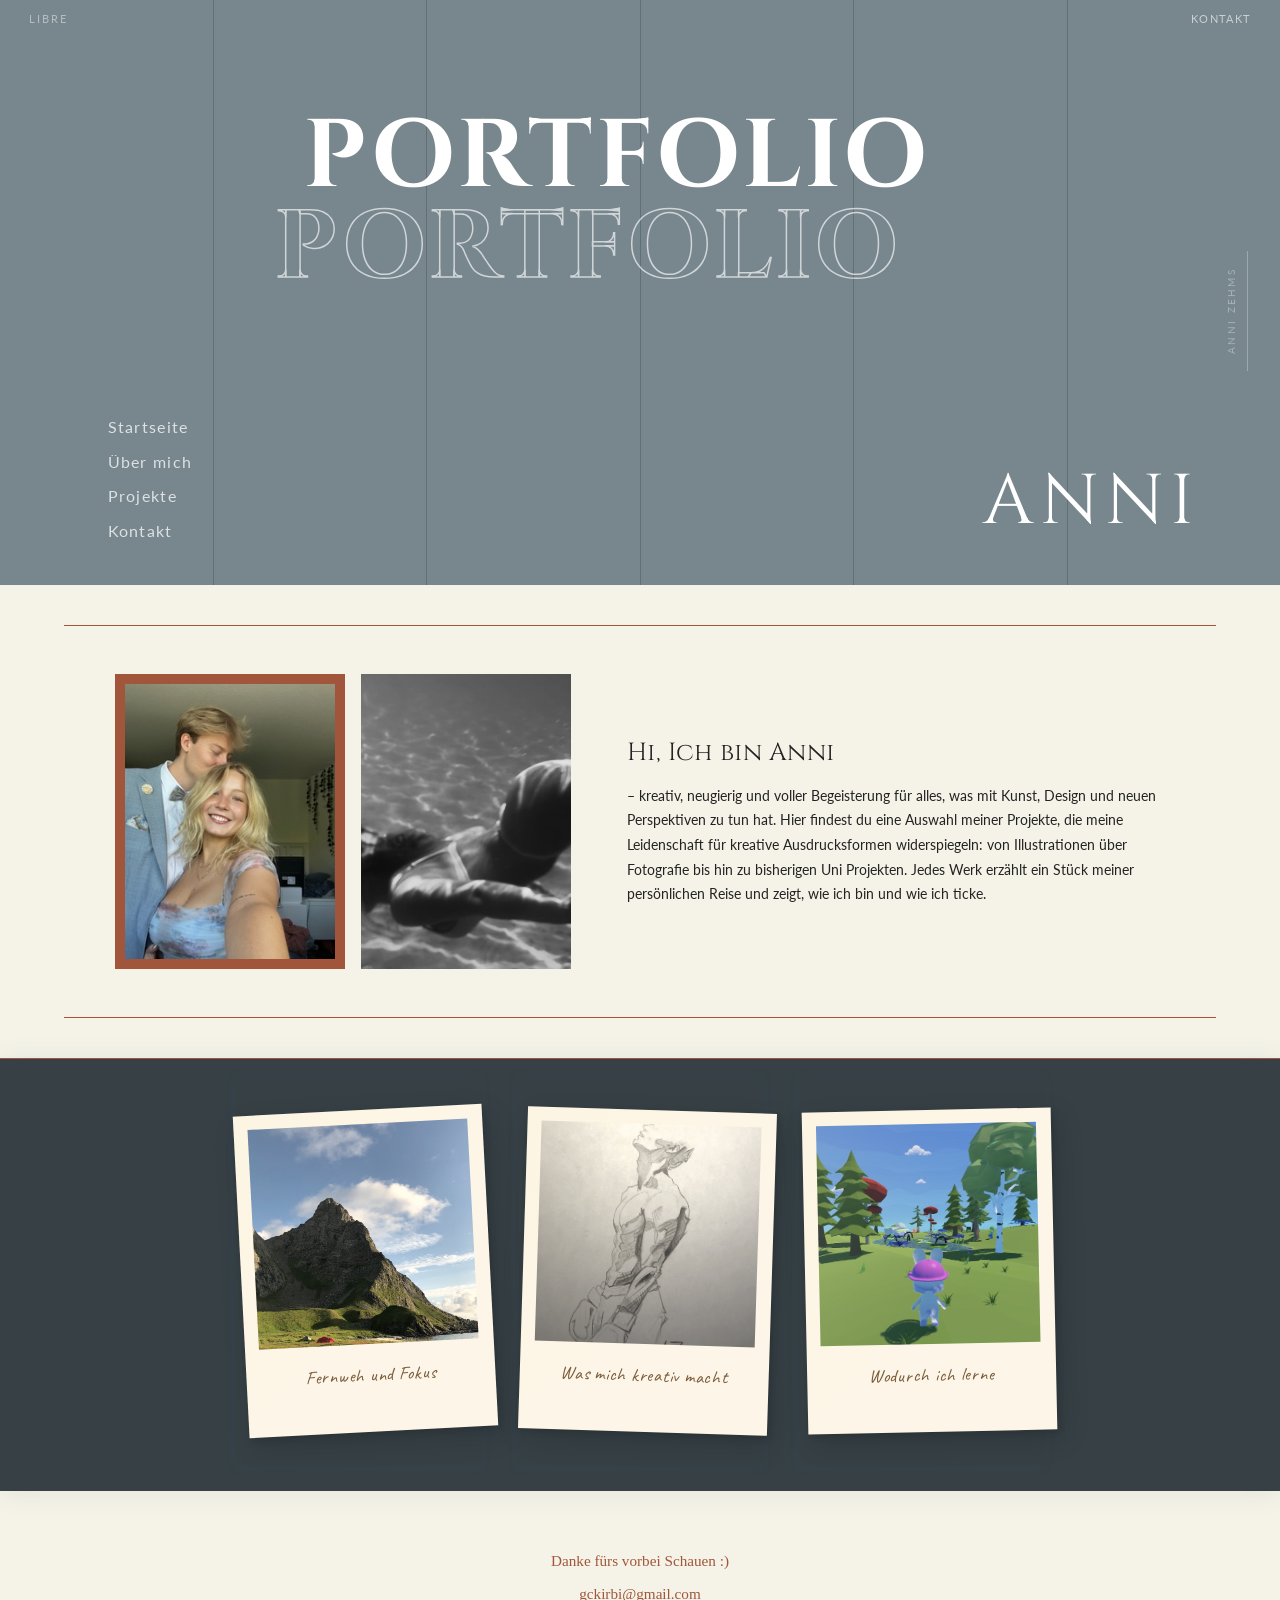
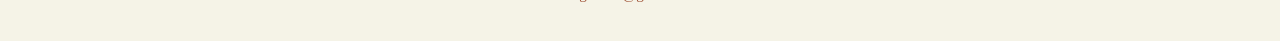
<file: index.html>
<!DOCTYPE html>
<html lang="de">
<head>
  <meta charset="UTF-8">
  <meta name="viewport" content="width=device-width, initial-scale=1.0">
  <title>Annika Zehms – Portfolio</title>
  <link rel="stylesheet" href="css/style.css">
  <link href="https://fonts.googleapis.com/css2?family=Cinzel:wght@400;700;900&family=Lato:wght@300;400;700&family=Caveat:wght@400;600&display=swap" rel="stylesheet">
</head>
<body>

  <!-- ===================== HERO ===================== -->
  <section class="hero">

    <!-- Senkrechte Linien im Hintergrund -->
    <div class="hero-linien" aria-hidden="true">
      <div class="hero-linie-v"></div>
      <div class="hero-linie-v"></div>
      <div class="hero-linie-v"></div>
      <div class="hero-linie-v"></div>
      <div class="hero-linie-v"></div>
      <div class="hero-linie-v"></div>
    </div>

    <div class="hero-topbar">
      <span class="hero-libre">LIBRE</span>
      <a href="kontakt.html" class="hero-kontakt-link">Kontakt</a>
      <button class="hamburger" id="hamburger" aria-label="Menü öffnen">
        <span></span><span></span><span></span>
      </button>
    </div>

    <div class="hero-body">

      <div class="hero-mitte">

        <div class="hero-portfolio-block">
          <p class="hero-portfolio hero-portfolio-1">PORTFOLIO</p>
          <p class="hero-portfolio hero-portfolio-2">PORTFOLIO</p>
        </div>

        <div class="hero-untere-reihe">
          <nav class="hero-nav">
            <ul>
              <li><a href="index.html">Startseite</a></li>
              <li><a href="ueber-mich.html">Über mich</a></li>
              <li><a href="projekte.html">Projekte</a></li>
              <li><a href="kontakt.html">Kontakt</a></li>
            </ul>
          </nav>
          <p class="hero-vorname">ANNI</p>
        </div>

      </div>

      <div class="hero-seite-rechts">
        <span class="hero-vertikal-name">ANNI ZEHMS</span>
        <div class="hero-linie-rechts"></div>
      </div>

    </div>
  </section>

  <!-- ===================== ÜBER MICH ===================== -->
  <section class="intro-section">
    <hr class="trennlinie">
    <div class="intro-inner">
      <div class="intro-bilder">
        <div class="intro-bild-rahmen">
          <img src="Bilder/Ich.jpeg" alt="Anni Porträt">
        </div>
        <div class="intro-bild-sw">
          <img src="Bilder/urlaub.jpeg" alt="Kreatives Porträt">
        </div>
      </div>
      <div class="intro-text">
        <h2 class="intro-titel">Hi, Ich bin Anni</h2>
        <p>
          – kreativ, neugierig und voller Begeisterung für alles, was mit Kunst, Design und neuen Perspektiven zu tun hat. Hier findest du eine Auswahl meiner Projekte, die meine Leidenschaft für kreative Ausdrucksformen widerspiegeln: von Illustrationen über Fotografie bis hin zu bisherigen Uni Projekten.
          Jedes Werk erzählt ein Stück meiner persönlichen Reise und zeigt, wie ich bin und wie ich ticke.
        </p>
      </div>
    </div>
    <hr class="trennlinie">
  </section>

  <!-- ===================== PROJEKTE ===================== -->
  <section class="projekte-container">
    <ul>
      <li>
        <a href="projekt-detail2.html" class="projekt-link">
          <figure class="polaroid">
            <img src="Bilder/n2.jpeg" alt="Fernweh und Fokus">
            <figcaption>Fernweh und Fokus</figcaption>
          </figure>
        </a>
      </li>
      <li>
        <a href="projekt-detail.html" class="projekt-link">
          <figure class="polaroid">
            <img src="Bilder/malen.typ.jpeg" alt="Was mich kreativ macht">
            <figcaption>Was mich kreativ macht</figcaption>
          </figure>
        </a>
      </li>
      <li>
        <a href="projekt-detail3.html" class="projekt-link">
          <figure class="polaroid">
            <div class="polaroid-zoom-wrap">
              <img src="Bilder/u12.png" alt="Uni Projekte">
            </div>
            <figcaption>Wodurch ich lerne</figcaption>
          </figure>
        </a>
      </li>
    </ul>
  </section>

  <footer>
    <p>Danke fürs vorbei Schauen :)</p>
    <p>gckirbi@gmail.com</p>
  </footer>

  <div class="mobile-nav" id="mobile-nav">
    <button class="mobile-nav-schliessen" id="mobile-nav-schliessen">&times;</button>
    <a href="index.html">Startseite</a>
    <a href="ueber-mich.html">Über mich</a>
    <a href="projekte.html">Projekte</a>
    <a href="kontakt.html">Kontakt</a>
  </div>
  <script>
    (function(){
      var hamburger = document.getElementById('hamburger');
      var mobileNav = document.getElementById('mobile-nav');
      var schliessen = document.getElementById('mobile-nav-schliessen');
      function toggle() {
        hamburger.classList.toggle('offen');
        mobileNav.classList.toggle('offen');
        document.body.style.overflow = mobileNav.classList.contains('offen') ? 'hidden' : '';
      }
      hamburger.addEventListener('click', toggle);
      schliessen.addEventListener('click', toggle);
    })();
  </script>
</body>
</html>
</file>
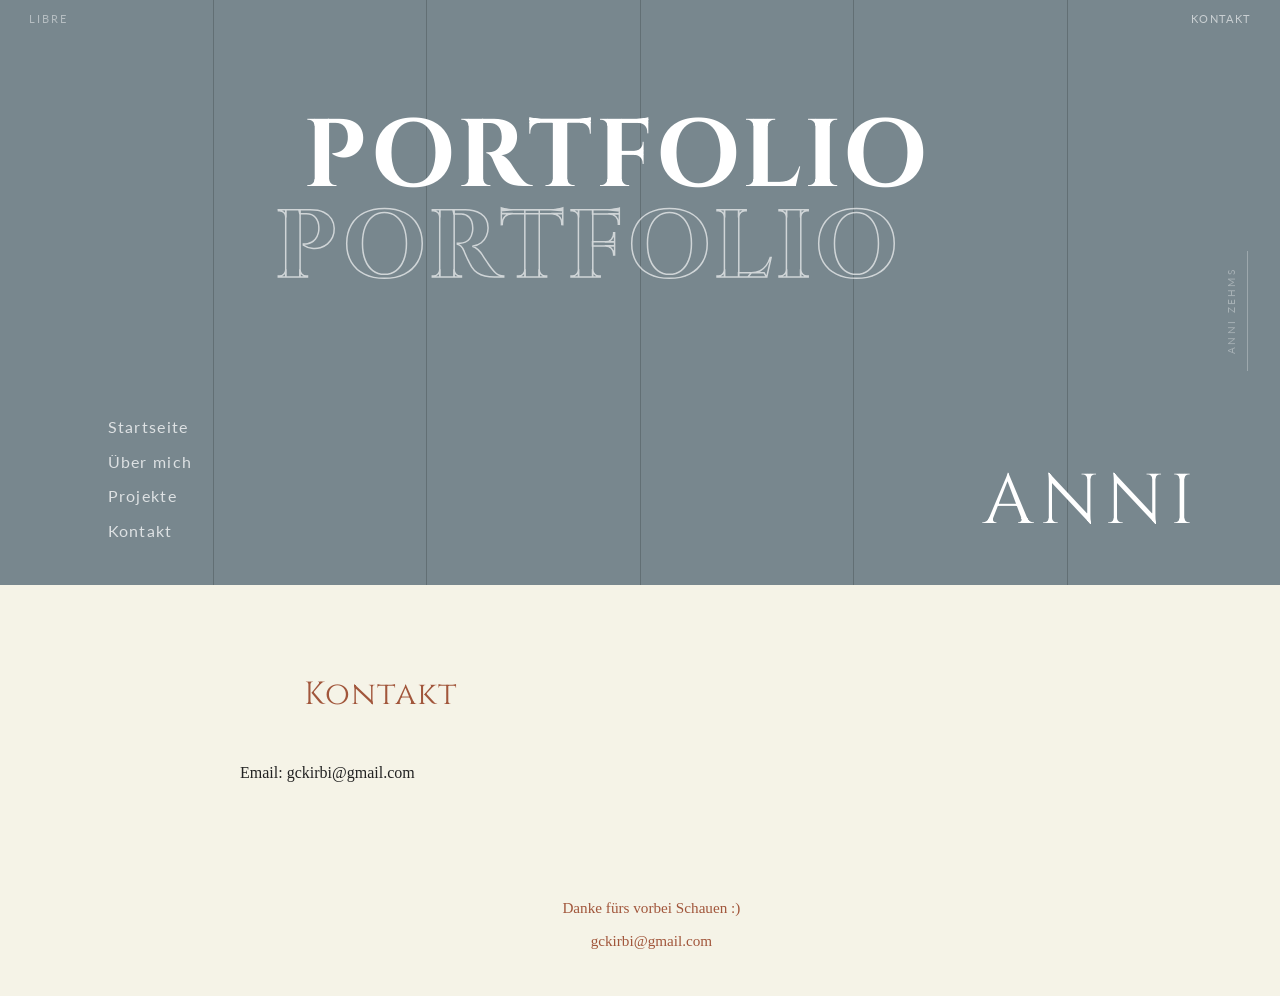
<file: kontakt.html>
<!DOCTYPE html>
<html lang="de">
<head>
    <link rel="stylesheet" href="css/style.css">
    <link href="https://fonts.googleapis.com/css2?family=Cinzel:wght@400;700;900&family=Lato:wght@300;400;700&family=Caveat:wght@400;600&display=swap" rel="stylesheet">
  <meta charset="UTF-8">
  <meta name="viewport" content="width=device-width, initial-scale=1.0">
  <title>Kontakt – Annike Zehms</title>
</head>
<body>
  <section class="hero hero--kompakt">
    <div class="hero-linien" aria-hidden="true">
      <div class="hero-linie-v"></div>
      <div class="hero-linie-v"></div>
      <div class="hero-linie-v"></div>
      <div class="hero-linie-v"></div>
      <div class="hero-linie-v"></div>
      <div class="hero-linie-v"></div>
    </div>
    <div class="hero-topbar">
      <span class="hero-libre">LIBRE</span>
      <a href="kontakt.html" class="hero-kontakt-link">Kontakt</a>
      <button class="hamburger" id="hamburger" aria-label="Menü öffnen">
        <span></span><span></span><span></span>
      </button>
    </div>
    <div class="hero-body">
      <div class="hero-mitte">
        <div class="hero-portfolio-block">
          <p class="hero-portfolio hero-portfolio-1">PORTFOLIO</p>
          <p class="hero-portfolio hero-portfolio-2">PORTFOLIO</p>
        </div>
        <div class="hero-untere-reihe">
          <nav class="hero-nav">
            <ul>
              <li><a href="index.html">Startseite</a></li>
              <li><a href="ueber-mich.html">Über mich</a></li>
              <li><a href="projekte.html">Projekte</a></li>
              <li><a href="kontakt.html">Kontakt</a></li>
            </ul>
          </nav>
          <p class="hero-vorname">ANNI</p>
        </div>
      </div>
      <div class="hero-seite-rechts">
        <span class="hero-vertikal-name">ANNI ZEHMS</span>
        <div class="hero-linie-rechts"></div>
      </div>
    </div>
  </section>

  <main class="centered-main">
    <h2>Kontakt</h2>
   <p>Email: gckirbi@gmail.com</p>
  </main>
  <footer>
    <ul>
      <p>Danke fürs vorbei Schauen :) </p>
      <p>gckirbi@gmail.com</p>
      </ul>
  </footer>

  <div class="mobile-nav" id="mobile-nav">
    <button class="mobile-nav-schliessen" id="mobile-nav-schliessen">&times;</button>
    <a href="index.html">Startseite</a>
    <a href="ueber-mich.html">Über mich</a>
    <a href="projekte.html">Projekte</a>
    <a href="kontakt.html">Kontakt</a>
  </div>
  <script>
    (function(){
      var hamburger = document.getElementById('hamburger');
      var mobileNav = document.getElementById('mobile-nav');
      var schliessen = document.getElementById('mobile-nav-schliessen');
      function toggle() {
        hamburger.classList.toggle('offen');
        mobileNav.classList.toggle('offen');
        document.body.style.overflow = mobileNav.classList.contains('offen') ? 'hidden' : '';
      }
      hamburger.addEventListener('click', toggle);
      schliessen.addEventListener('click', toggle);
    })();
  </script>
</body>
</html>
</file>
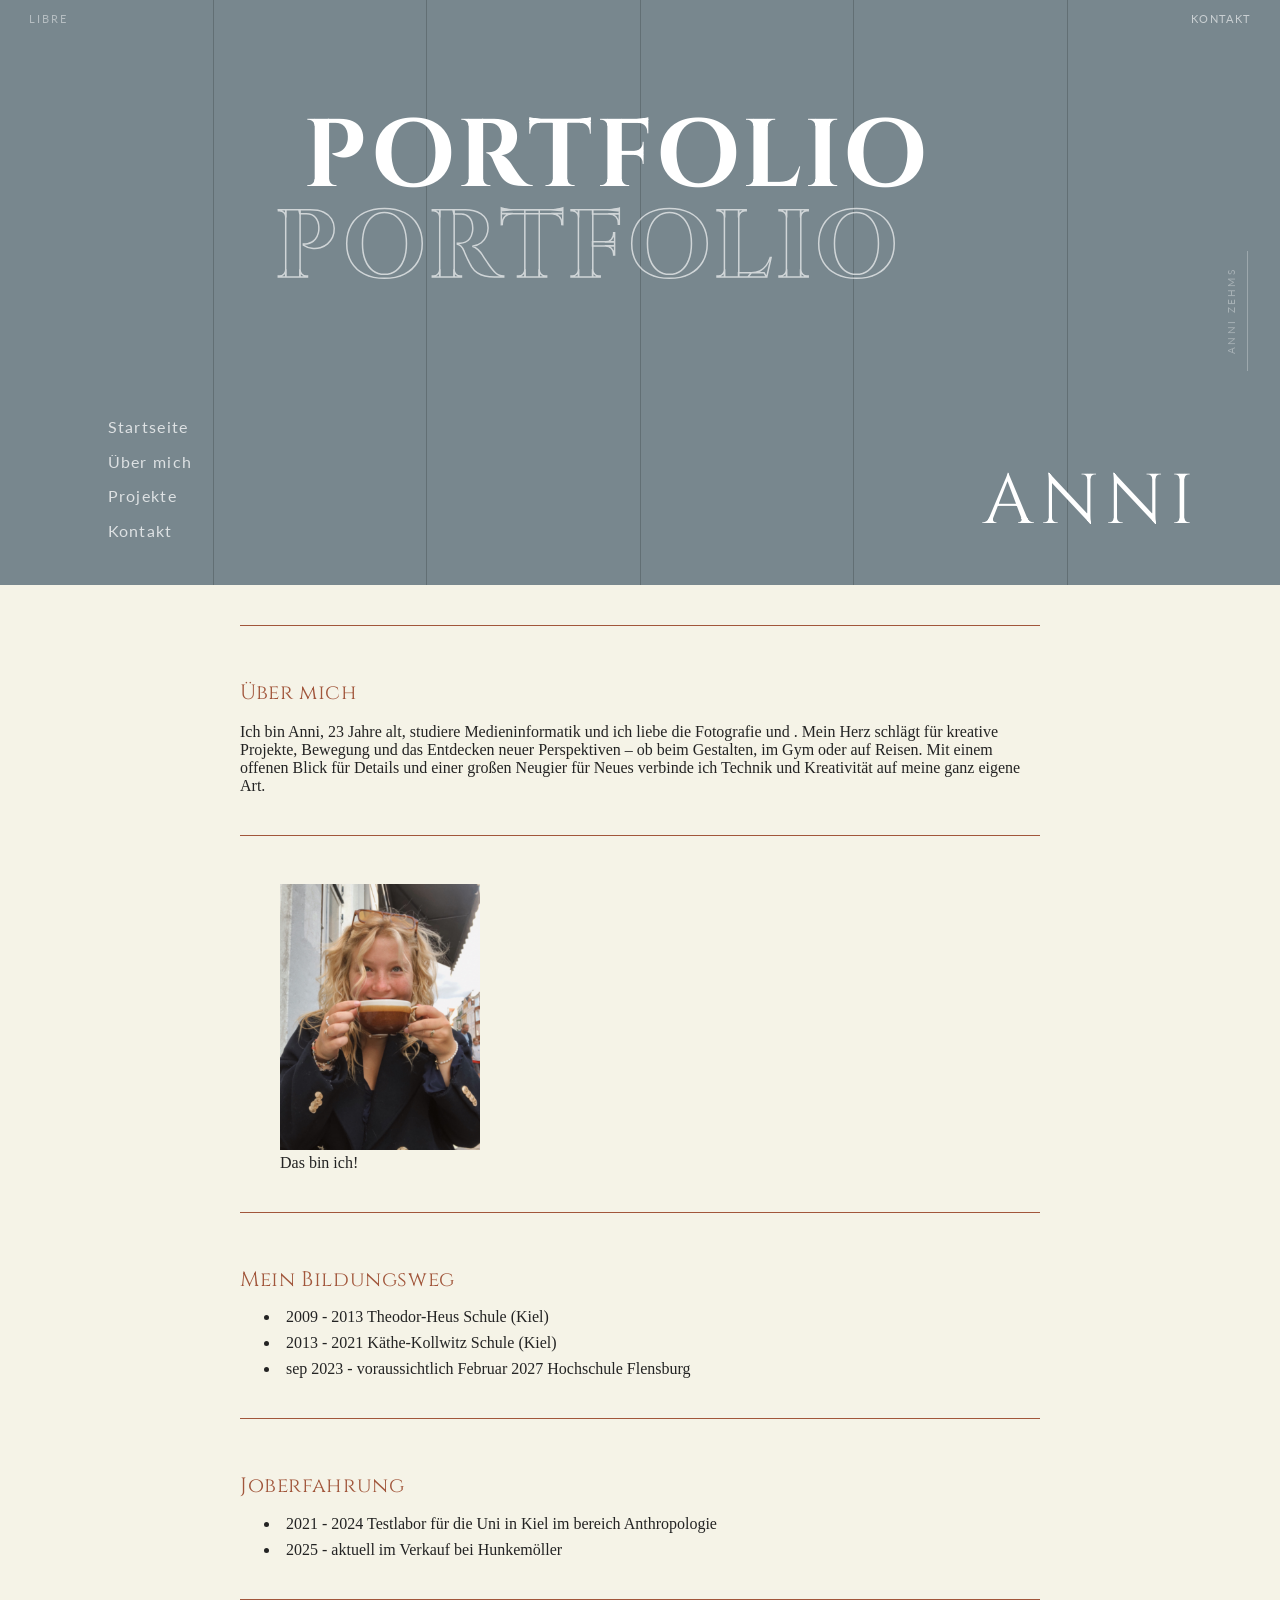
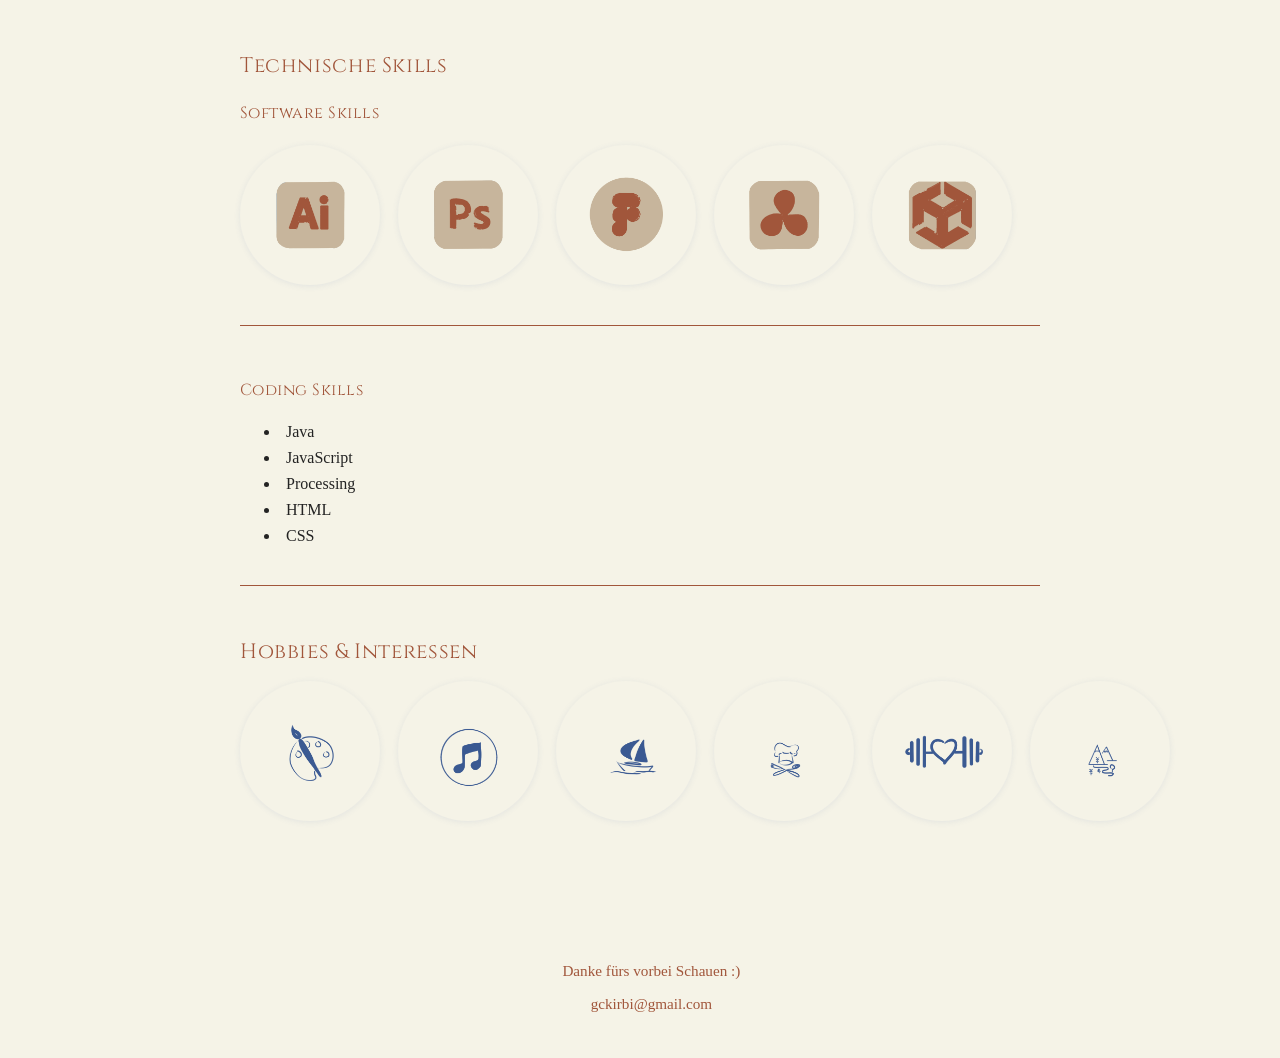
<file: ueber-mich.html>
<!DOCTYPE html>
<html lang="de">
<head>
    <link rel="stylesheet" href="css/style.css">
  <link href="https://fonts.googleapis.com/css2?family=Cinzel:wght@400;700;900&family=Lato:wght@300;400;700&family=Caveat:wght@400;600&display=swap" rel="stylesheet">
  <meta charset="UTF-8">
  <meta name="viewport" content="width=device-width, initial-scale=1.0">
  <title>Über mich – Annika Zehms</title>
</head>
<body>
  <section class="hero hero--kompakt">
    <div class="hero-linien" aria-hidden="true">
      <div class="hero-linie-v"></div>
      <div class="hero-linie-v"></div>
      <div class="hero-linie-v"></div>
      <div class="hero-linie-v"></div>
      <div class="hero-linie-v"></div>
      <div class="hero-linie-v"></div>
    </div>
    <div class="hero-topbar">
      <span class="hero-libre">LIBRE</span>
      <a href="kontakt.html" class="hero-kontakt-link">Kontakt</a>
      <button class="hamburger" id="hamburger" aria-label="Menü öffnen">
        <span></span><span></span><span></span>
      </button>
    </div>
    <div class="hero-body">
      <div class="hero-mitte">
        <div class="hero-portfolio-block">
          <p class="hero-portfolio hero-portfolio-1">PORTFOLIO</p>
          <p class="hero-portfolio hero-portfolio-2">PORTFOLIO</p>
        </div>
        <div class="hero-untere-reihe">
          <nav class="hero-nav">
            <ul>
              <li><a href="index.html">Startseite</a></li>
              <li><a href="ueber-mich.html">Über mich</a></li>
              <li><a href="projekte.html">Projekte</a></li>
              <li><a href="kontakt.html">Kontakt</a></li>
            </ul>
          </nav>
          <p class="hero-vorname">ANNI</p>
        </div>
      </div>
      <div class="hero-seite-rechts">
        <span class="hero-vertikal-name">ANNI ZEHMS</span>
        <div class="hero-linie-rechts"></div>
      </div>
    </div>
  </section>

  <main class="centered-main">
    <section>
    <h3>Über mich</h3>
    <p>Ich bin Anni, 23 Jahre alt, studiere Medieninformatik und ich liebe die Fotografie und .
        Mein Herz schlägt für kreative Projekte, Bewegung und das Entdecken neuer Perspektiven – ob beim Gestalten, im Gym oder auf Reisen. Mit einem offenen Blick für Details und einer großen Neugier für Neues verbinde ich Technik und Kreativität auf meine ganz eigene Art.</p>
    </section>

   <section>
    <figure>
      <img src="Bilder/ich.jpg" width="200px">
      
      <figcaption>Das bin ich!</figcaption>
    </figure>
   </section>

   <section>
    <h3>Mein Bildungsweg</h3>
        <ul>
          <li>2009 - 2013 Theodor-Heus Schule (Kiel)</li>
          <li>2013 - 2021 Käthe-Kollwitz Schule (Kiel)</li>
          <li>sep 2023 -  voraussichtlich Februar 2027 Hochschule Flensburg</li>
        </ul>
    </section>
    
   <section>
    <h3>Joberfahrung</h3>
        <ul>
          <li> 2021 - 2024 Testlabor für die Uni in Kiel im bereich Anthropologie</li>
          <li>2025 - aktuell im Verkauf bei Hunkemöller</li>
        </ul>
  </section>


  <section>
    <h3>Technische Skills</h3>
    <h4>Software Skills</h4>
    <div class="skills-logos">
      <div class="logo-wrapper">
        <img src="Bilder/ai.png" alt="Adobe Illustrator" class="skill-logo">
        <span class="tooltip-text">Adobe Illustrator</span>
      </div>
      <div class="logo-wrapper">
        <img src="Bilder/ps.png" alt="Photoshop" class="skill-logo">
        <span class="tooltip-text">Photoshop</span>
      </div>
      <div class="logo-wrapper">
        <img src="Bilder/figma.png" alt="Figma" class="skill-logo">
        <span class="tooltip-text">Figma</span>
      </div>
      <div class="logo-wrapper">
        <img src="Bilder/davinci.png" alt="DaVinci Resolve" class="skill-logo">
        <span class="tooltip-text">DaVinci Resolve</span>
      </div>
      <div class="logo-wrapper">
        <img src="Bilder/unity.png" alt="Unity" class="skill-logo">
        <span class="tooltip-text">Unity</span>
      </div>
    </div>
  </section>
  
  <section>
    <h4>Coding Skills</h4>
    <ul class="coding-list">
      <li>Java</li>
      <li>JavaScript</li>
      <li>Processing</li>
      <li>HTML</li>
      <li>CSS</li>
    </ul>
  </section>


  <section>
    <h3>Hobbies & Interessen</h3>
    <div class="hobbies-gallery">
      <img src="Bilder/malen.png" alt="Malen" class="hobby-icon">
      <img src="Bilder/musik.png" alt="Musik" class="hobby-icon">
      <img src="Bilder/segeln.png" alt="Segeln" class="hobby-icon">
      <img src="Bilder/koch.png" alt="Kochen" class="hobby-icon">
      <img src="Bilder/gym.png" alt="Gym" class="hobby-icon">
      <img src="Bilder/berge.png" alt="Berge" class="hobby-icon">
    </div>
  </section>
  
  </main>
  <footer>
    <ul>
        <p>Danke fürs vorbei Schauen :) </p>
        <p>gckirbi@gmail.com</p>
      </ul>
  </footer>

  <div class="mobile-nav" id="mobile-nav">
    <button class="mobile-nav-schliessen" id="mobile-nav-schliessen">&times;</button>
    <a href="index.html">Startseite</a>
    <a href="ueber-mich.html">Über mich</a>
    <a href="projekte.html">Projekte</a>
    <a href="kontakt.html">Kontakt</a>
  </div>
  <script>
    (function(){
      var hamburger = document.getElementById('hamburger');
      var mobileNav = document.getElementById('mobile-nav');
      var schliessen = document.getElementById('mobile-nav-schliessen');
      function toggle() {
        hamburger.classList.toggle('offen');
        mobileNav.classList.toggle('offen');
        document.body.style.overflow = mobileNav.classList.contains('offen') ? 'hidden' : '';
      }
      hamburger.addEventListener('click', toggle);
      schliessen.addEventListener('click', toggle);
    })();
  </script>
</body>
</html>
</file>
<file: css/style.css>
/* =======================
   Farbvariablen & Root
   ======================= */
   :root {
    --creme: #f5f3e7;
    --blau-grau: #78878E;
    --blau: #4666a3;
    --sand: #A1563B;
    --text: #232323;
    --akzent: #f7e7ce;
    --border-radius: 1.5em;
    --shadow: 0 2px 16px rgba(70,102,163,0.08);
    --dunkeltuerkis: #364045; 
  }
  
  /* =======================
     Grundlayout & Body
     ======================= */
  body {
    background: var(--creme);
    color: var(--text);
    font-family: 'Georgia', serif;
    margin: 0;
    min-height: 100vh;
  }
  
  /* =======================
     Header & Navigation
     ======================= */
  header {
    background: var(--blau-grau);
    padding: 2em 0 1em 0;
    text-align: center;
  }


  .header-image {
    width: 100%;
    max-width: 1000px;  
    height: auto;
    display: block;
    object-fit: cover;   
    margin: 0 auto;      
  }
  
  header h1 {
    font-size: 3em;
    color: var(--blau);
    letter-spacing: 0.05em;
    margin: 0.7em 0 0.2em 0;
  }
  
  
  nav ul {
    list-style: none;
    padding: 0;
    margin: 0 0 2em 0;
    display: flex;
    justify-content: right;
    gap: 1.2em;
    flex-wrap: wrap;
  }
  
  nav a {
    color: var(--sand);
    text-decoration: none;
    border-bottom: 2px solid transparent;
    padding: 0.2em 0.5em;
    border-radius: 0.7em;
    transition: background 0.2s, color 0.2s, border-bottom 0.2s;
  }
  
  nav a:hover {
    background: var(--sand);
    color: var(--creme);
    border-bottom: 2px solid var(--blau);
  }
  
  /* =======================
     Main Content
     ======================= */
  main {
    max-width: 1400px;
    margin: 2.5em auto 0 auto;
    background: var(--creme);
    padding: 1.5em;
  }
  
  .centered-main {
    max-width: 800px;
    margin: 0 auto;
    padding: 2.5em 1.5em;
  }
  
  section {
    margin-bottom: 2.5em;
    border-top: 1px solid var(--sand); 
    padding-top: 2rem;
  }
  
  h1, h2, h3, h4 {
    color: var(--sand);
    letter-spacing: 0.03em;
    font-family: 'Cinzel', 'Georgia', serif;
    font-weight: 400;
  }
  
  h2 {
    font-size: 2em;
    margin: 1.5em 0 1.5em 2em;
  }
  
  h3 {
    font-size: 1.3em;
    margin-bottom: 0.7em;
  }
  
  /* =======================
     Listen & Listen-Layouts
     ======================= */
  ul, .hobbies-list, .coding-list {
    margin: 0.7em 0 1.5em 1.5em;
    padding: 0;
    list-style: disc inside;
  }
  
  li {
    margin-bottom: 0.5em;
  }
  
  /* =======================
     Skills & Hobbies
     ======================= */
  .skills-logos, .hobbies-gallery {
    display: flex;
    gap: 18px;
    align-items: center;
    justify-content: flex-start;
    margin-bottom: 18px;
  }
  
  .skill-logo, .hobby-icon {
    width: 140px;
    height: 140px;
    object-fit: cover;       
    border-radius: 50%;              
    transition: transform 0.2s;
    background: var(--creme);
    box-shadow: 0 1px 6px rgba(70,102,163,0.10);
  }
  
  .skill-logo:hover, .hobby-icon:hover {
    transform: scale(1.1);
    box-shadow: 0 4px 16px rgba(70,102,163,0.18);
  }
  
  .logo-wrapper {
    position: relative;
    display: flex;
    flex-direction: column;
    align-items: center;
  }
  
  .tooltip-text {
    visibility: hidden;
    opacity: 0;
    background-color: var(--sand);
    color: white;
    padding: 6px 10px;
    border-radius: 0.5em;
    position: absolute;
    bottom: 110%;
    left: 50%;
    transform: translateX(-50%);
    white-space: nowrap;
    transition: opacity 0.2s ease-in-out;
    z-index: 10;
    font-size: 0.85em;
    box-shadow: 0 2px 10px rgba(0, 0, 0, 0.15);
  }
  
  .logo-wrapper:hover .tooltip-text {
    visibility: visible;
    opacity: 1;
  }
  
  /* =======================
     Bildergalerie Horizontal
     ======================= */
  .bildergalerie-horizontal {
    padding: 2rem;
    background-color: var(--creme);
  }
  
  .bildergalerie-horizontal h2 {
    text-align: center;
  }
  
  .scroller {
    display: flex;
    overflow-x: auto;
    scroll-snap-type: x mandatory;
    gap: 1rem;
    padding-bottom: 1rem;
    scrollbar-width: thin;
    scrollbar-color: #999 transparent;
  }
  
  .scroller img {
    flex: 0 0 auto;
    width: 300px;
    object-fit: cover;
    scroll-snap-align: start;
    border-radius: 10px;
    box-shadow: 0 4px 10px rgba(0,0,0,0.1);
    transition: transform 0.3s ease;
  }
  
  .scroller img:hover {
    transform: scale(1.05);
  }

  /* =======================
   Uni-Projekte abwechselnd
   ======================= */
.uni-projekt {
  display: flex;
  align-items: center;
  gap: 2.5rem;
  margin-bottom: 3rem;
  border-top: 1px solid var(--sand);
  padding-top: 2rem;
  flex-wrap: wrap;
}

.uni-projekt.reverse {
  flex-direction: row-reverse;
}

.uni-projekt img {
  width: 300px;
  height: 220px;
  object-fit: cover;
  border-radius: 0.5em;
  flex-shrink: 0;
}

.uni-projekt-text h3 {
  color: var(--blau);
  font-size: 1.3em;
  margin: 0 0 0.5em 0;
}

.uni-projekt-text p {
  font-size: 0.95em;
  line-height: 1.6;
  color: var(--text);
  margin: 0;
}

@media (max-width: 700px) {
  .uni-projekt,
  .uni-projekt.reverse {
    flex-direction: column;
  }
  .uni-projekt img {
    width: 100%;
    height: auto;
  }
}
  
  /* =======================
     Blog-Sektion
     ======================= */
  .blog-section {
    margin: 2em 0 40px 50px;
  }
  
  .blog-section img {
    max-width: 200px;
    margin-right: 15px;
    height: auto;
  }
  
  .blog-section p {
    width: calc(100% - 220px);
    display: inline-block;
  }
  
  /* =======================
     Bild-Text-Sektion
     ======================= */
  .bild-text-section {
    display: flex;
    align-items: center;
    justify-content: center;
    max-width: 1000px;
    margin: 3em auto;
    flex-wrap: wrap; 
  }
  
  .bild-text-section img {
    width: 300px;
    height: auto;
    object-fit: cover;
    flex-shrink: 0;
  }
  
  .text-bereich {
    max-width: 500px;
  }
  
  .text-bereich h2 {
    margin-top: 0;
    font-size: 1.8em;
    color: var(--blau);
  }
  
  .text-bereich p {
    font-size: 1em;
    margin-left: 40px;
    line-height: 1.6;
    color: var(--text);
  }
  
  /* =======================
     Projekte-Container & Polaroids
     ======================= */
  .projekte-container {
    background: var(--dunkeltuerkis);
    margin: 2em auto 3em auto;
    max-width: 2000px;
    box-shadow: 0 2px 24px rgba(70,102,163,0.10);
    padding: 1em;
  }
  
  .projekte-container ul {
    list-style: none;
    display: flex;
    flex-wrap: wrap;
    justify-content: center;
    gap: 2em;
    margin: 0;
    padding: 0;
  }
  
  .projekte-container li {
    max-width: 250px;
    text-align: center;
    box-shadow: 0 1px 8px rgba(70,102,163,0.10);
    padding: 1.2em 0;
    transition: transform 0.18s, box-shadow 0.18s;
  }
  
  .projekte-container li:hover {
    transform: translateY(-6px) scale(1.04);
    box-shadow: 0 6px 24px rgba(70,102,163,0.13);
  }
  
  .projekte-container img {
    width: 100%;
    height: 400px;
    object-fit: cover;
    transition: transform 0.3s;
    margin-bottom: 1em;
  }
  
  .projekte-container img:hover {
    transform: scale(1.05);
  }
  
  .projekt-title {
    display: none;
    position: absolute;
    left: 50%;
    bottom: 18px;
    transform: translateX(-50%);
    background: var(--blau-grau); 
    color: #fff;
    padding: 0.6em 1.2em;
    border-radius: 1em;
    font-size: 1.08em;
    font-weight: 600;
    pointer-events: none;
    box-shadow: 0 2px 10px rgba(0,0,0,0.14);
    white-space: nowrap;
    z-index: 2;
  }
  
  .projekt-link {
    position: relative;
    display: inline-block;
    text-decoration: none;
  }
  
  .projekt-link:hover .projekt-title {
    display: block;
  }
  
  .polaroid {
    background: #fdf6e8;
    padding: 0.9em 0.9em 2.8em 0.9em;
    box-shadow:
      2px 3px 6px rgba(0,0,0,0.12),
      6px 10px 28px rgba(0,0,0,0.13);
    margin: 1em 0.5em;
    text-align: center;
    position: relative;
    transition: transform 0.3s cubic-bezier(.22,.68,0,1.2), box-shadow 0.3s;
  }

  /* Leicht vergilbter Rand-Effekt */
  .polaroid::after {
    content: '';
    position: absolute;
    inset: 0;
    background: linear-gradient(135deg, rgba(255,240,200,0.18) 0%, transparent 60%);
    pointer-events: none;
  }

  .polaroid img {
    width: 220px;
    height: 220px;
    object-fit: cover;
    display: block;
    filter: sepia(18%) saturate(0.88) brightness(0.97) contrast(1.06);
  }

  .polaroid-zoom-wrap {
    width: 220px;
    height: 220px;
    overflow: hidden;
    display: block;
  }

  .polaroid-zoom-wrap img {
    width: 100%;
    height: 100%;
    transform: scale(1.35);
    transform-origin: center center;
  }

  .polaroid figcaption {
    color: #7a5c3a;
    font-size: 1.15em;
    font-family: 'Caveat', cursive;
    margin-top: 1em;
    letter-spacing: 0.04em;
  }

  /* Jedes Polaroid leicht anders gedreht */
  .projekte-container li:nth-child(1) .polaroid { transform: rotate(-3deg); }
  .projekte-container li:nth-child(2) .polaroid { transform: rotate(1.8deg); }
  .projekte-container li:nth-child(3) .polaroid { transform: rotate(-1.2deg); }

  .projekt-link:hover .polaroid {
    transform: scale(1.06) rotate(-4deg) !important;
    box-shadow:
      4px 6px 12px rgba(0,0,0,0.16),
      10px 18px 40px rgba(0,0,0,0.18);
  }

  .polaroid-rotated-left .polaroid {
    transform: rotate(-6deg);
    transition: transform 0.22s;
  }
  .polaroid-rotated-right .polaroid {
    transform: rotate(6deg);
    transition: transform 0.22s;
  }
  
  
  /* =======================
     Footer
     ======================= */
  footer {
    margin-top: 4em;
    text-align: center;
    color: var(--sand);
    font-size: 0.95em;
    padding-bottom: 1.5em;
  }
  
  /* =======================
     Responsive Styles
     ======================= */
  @media (max-width: 900px) {
    main {
      padding: 1.2em 0.6em;
    }
    .skills-section, .skills-logos, .hobbies-gallery {
      flex-direction: column;
      gap: 1em;
      justify-content: center;
      align-items: center;
    }
    .projekte-container ul {
      flex-direction: column;
    }
    .projekte-container img {
      height: 180px;
      max-width: 90vw;
    }
    .polaroid img {
      width: 90vw;
      max-width: 320px;
    }
  }
  /* =======================
   Uni-Projekte Animationen
   ======================= */

/* Scroll-Einblenden */
.uni-projekt {
  opacity: 0;
  transform: translateY(40px);
  transition: opacity 0.7s ease, transform 0.7s ease;
}

.uni-projekt.visible {
  opacity: 1;
  transform: translateY(0);
}

/* Bild und Text versetzt reingleiten */
.uni-projekt img {
  transition: transform 0.4s ease, box-shadow 0.4s ease, opacity 0.7s ease 0.15s;
  opacity: 0;
}

.uni-projekt .uni-projekt-text {
  opacity: 0;
  transition: opacity 0.7s ease 0.3s;
}

.uni-projekt.visible img,
.uni-projekt.visible .uni-projekt-text {
  opacity: 1;
}

/* Bild Hover: Zoom + Sand-Overlay */
.uni-projekt-img-wrap {
  position: relative;
  width: 300px;
  flex-shrink: 0;
  overflow: hidden;
  border-radius: 0.5em;
}

.uni-projekt-img-wrap img {
  width: 100%;
  height: 220px;
  object-fit: cover;
  display: block;
  transition: transform 0.4s ease;
}

.uni-projekt-img-wrap::after {
  content: '';
  position: absolute;
  inset: 0;
  background: var(--sand);
  opacity: 0;
  transition: opacity 0.4s ease;
  border-radius: 0.5em;
}

.uni-projekt-img-wrap:hover img {
  transform: scale(1.07);
}

.uni-projekt-img-wrap:hover::after {
  opacity: 0.18;
}

/* Trennlinie animiert sich auf */
.uni-projekt {
  border-top: none;
  padding-top: 2rem;
  margin-bottom: 3rem;
  position: relative;
}

.uni-projekt::before {
  content: '';
  position: absolute;
  top: 0;
  left: 0;
  height: 1px;
  width: 0%;
  background: var(--sand);
  transition: width 0.8s ease 0.1s;
}

.uni-projekt.visible::before {
  width: 100%;
}

/* Responsive */
@media (max-width: 700px) {
  .uni-projekt,
  .uni-projekt.reverse {
    flex-direction: column;
  }
  .uni-projekt-img-wrap {
    width: 100%;
  }
  .uni-projekt-img-wrap img {
    height: auto;
  }


}


/* =======================
   Pinterest Grid & Lightbox
   ======================= */
.pinterest-grid {
  columns: 3 280px;
  column-gap: 1.2rem;
  padding: 2rem 1rem;
  max-width: 1200px;
  margin: 0 auto;
}

.projekt-karte {
  break-inside: avoid;
  margin-bottom: 1.2rem;
  position: relative;
  border-radius: 1em;
  overflow: hidden;
  cursor: pointer;
  background: #222;
}

.projekt-karte img {
  width: 100%;
  height: auto;
  display: block;
  transition: transform 0.45s cubic-bezier(.22,.68,0,1.2), filter 0.35s;
  filter: grayscale(100%) brightness(0.95);
}

.projekt-karte .overlay {
  position: absolute;
  inset: 0;
  background: linear-gradient(to top, rgba(0,0,0,0.82) 0%, rgba(0,0,0,0.18) 55%, rgba(0,0,0,0) 100%);
  opacity: 0;
  transition: opacity 0.35s ease;
  border-radius: 1em;
  display: flex;
  flex-direction: column;
  justify-content: flex-end;
  padding: 1.5rem 1.2rem 1.6rem 1.2rem;
  box-sizing: border-box;
  overflow: hidden;
}

.projekt-karte .overlay h3 {
  color: #fff;
  margin: 0 0 0.4em 0;
  font-size: 1.2em;
  letter-spacing: 0.03em;
  transform: translateY(14px);
  transition: transform 0.38s cubic-bezier(.22,.68,0,1.2) 0.05s, opacity 0.35s ease 0.05s;
  opacity: 0;
}

.projekt-karte .overlay p {
  color: rgba(255,255,255,0.85);
  margin: 0;
  font-size: 0.88em;
  line-height: 1.5;
  transform: translateY(14px);
  transition: transform 0.38s cubic-bezier(.22,.68,0,1.2) 0.12s, opacity 0.35s ease 0.12s;
  opacity: 0;
}

.projekt-karte:hover .overlay { opacity: 1; }
.projekt-karte:hover .overlay h3,
.projekt-karte:hover .overlay p { transform: translateY(0); opacity: 1; }
.projekt-karte:hover img { transform: scale(1.07); filter: grayscale(0%) brightness(0.75); }

.seiten-titel {
  text-align: center;
  padding: 2.5rem 1rem 0.5rem;
  color: var(--sand);
  font-size: 2em;
  letter-spacing: 0.04em;
  font-family: 'Cinzel', 'Georgia', serif;
  font-weight: 400;
}

/* Dunkler Füllblock */
.farb-block {
  min-height: 200px;
  background: var(--dunkeltuerkis);
}

/* Goldener antiker Rahmen */
.rahmen-antik {
  border: 3px solid #c8a84b !important;
  border-radius: 0 !important;
  box-shadow: inset 0 0 0 2px rgba(200,168,75,0.35),
              0 0 0 2px #7a5c1e,
              6px 10px 28px rgba(0,0,0,0.3);
}
.rahmen-antik::after {
  content: '';
  position: absolute;
  inset: 7px;
  border: 1px solid rgba(200,168,75,0.45);
  pointer-events: none;
  z-index: 2;
  border-radius: 0;
}

/* Spitze Umrandung (abgeschnittene Ecken) */
.rahmen-spitz {
  border-radius: 0 !important;
  clip-path: polygon(18px 0%, calc(100% - 18px) 0%, 100% 18px, 100% calc(100% - 18px), calc(100% - 18px) 100%, 18px 100%, 0% calc(100% - 18px), 0% 18px);
}

.lightbox {
  display: none;
  position: fixed;
  inset: 0;
  z-index: 1000;
  background: rgba(0,0,0,0.88);
  justify-content: center;
  align-items: center;
  padding: 2rem;
  box-sizing: border-box;
}
.lightbox.aktiv { display: flex; }

.lb-inhalt {
  display: flex;
  align-items: center;
  gap: 3rem;
  max-width: 1100px;
  width: 100%;
  animation: zoomIn 0.35s cubic-bezier(.22,.68,0,1.2);
}
.lb-inhalt.rechts { flex-direction: row-reverse; }

.lb-bild-wrapper {
  position: relative;
  display: flex;
  align-items: center;
  flex-shrink: 0;
}

.lb-inhalt img {
  max-width: 58vw;
  max-height: 82vh;
  object-fit: contain;
  border-radius: 0.8em;
  cursor: default;
  display: block;
}

.lb-pfeil {
  position: absolute;
  top: 50%;
  transform: translateY(-50%);
  background: rgba(0,0,0,0.55);
  border: none;
  color: #fff;
  font-size: 2.8rem;
  cursor: pointer;
  padding: 0.2rem 0.65rem 0.3rem;
  border-radius: 0.5em;
  z-index: 10;
  display: none;
  line-height: 1;
  transition: background 0.2s;
}
.lb-pfeil:hover { background: rgba(0,0,0,0.85); }
.lb-pfeil-links  { left: 0.5rem; }
.lb-pfeil-rechts { right: 0.5rem; }
.lb-pfeil.sichtbar { display: block; }

.lb-text { color: #fff; flex: 1; min-width: 0; overflow-wrap: break-word; max-height: 82vh; overflow-y: auto; }
.lb-text h3 { font-size: 1.9em; margin: 0 0 0.6em 0; color: #fff; letter-spacing: 0.03em; }
.lb-text p  { font-size: 1.05em; line-height: 1.7; color: rgba(255,255,255,0.82); margin: 0; }

.lightbox-schliessen {
  position: fixed;
  top: 1.2rem;
  right: 1.5rem;
  color: #fff;
  font-size: 2.2rem;
  cursor: pointer;
  line-height: 1;
  opacity: 0.75;
  transition: opacity 0.2s;
  z-index: 1001;
  background: none;
  border: none;
  padding: 0;
}
.lightbox-schliessen:hover { opacity: 1; }

@keyframes zoomIn {
  from { transform: scale(0.88); opacity: 0; }
  to   { transform: scale(1);    opacity: 1; }
}

@media (max-width: 750px) {
  .lb-inhalt, .lb-inhalt.rechts { flex-direction: column; text-align: center; }
  .lb-inhalt img { max-width: 90vw; max-height: 50vh; }
  .lb-bild-wrapper { width: 100%; justify-content: center; }
}
@media (max-width: 700px) {
  .pinterest-grid { columns: 2 150px; column-gap: 0.7rem; }
}
@media (max-width: 420px) {
  .pinterest-grid { columns: 1; }
}

/* =======================
   Hamburger & Mobile Nav
   ======================= */
.hamburger {
  display: none;
  flex-direction: column;
  gap: 5px;
  cursor: pointer;
  background: none;
  border: none;
  padding: 4px;
  z-index: 100;
}

.hamburger span {
  display: block;
  width: 24px;
  height: 2px;
  background: rgba(255,255,255,0.8);
  border-radius: 2px;
  transition: all 0.3s;
}

.hamburger.offen span:nth-child(1) { transform: translateY(7px) rotate(45deg); }
.hamburger.offen span:nth-child(2) { opacity: 0; }
.hamburger.offen span:nth-child(3) { transform: translateY(-7px) rotate(-45deg); }

.mobile-nav {
  display: none;
  position: fixed;
  inset: 0;
  background: rgba(54,64,69,0.97);
  z-index: 200;
  flex-direction: column;
  justify-content: center;
  align-items: center;
  gap: 2rem;
}

.mobile-nav.offen { display: flex; }

.mobile-nav a {
  color: rgba(255,255,255,0.85);
  text-decoration: none;
  font-family: 'Cinzel', 'Georgia', serif;
  font-size: 1.8em;
  letter-spacing: 0.08em;
  transition: color 0.2s;
  background: none;
  border: none;
  padding: 0;
}

.mobile-nav a:hover { color: #fff; background: none; }

.mobile-nav-schliessen {
  position: absolute;
  top: 1.2rem;
  right: 1.5rem;
  background: none;
  border: none;
  color: rgba(255,255,255,0.75);
  font-size: 2.2rem;
  cursor: pointer;
  line-height: 1;
  padding: 0;
  transition: color 0.2s;
}
.mobile-nav-schliessen:hover { color: #fff; }

@media (max-width: 750px) {
  /* Show hamburger button */
  .hamburger { display: flex; }

  /* Fix h2 left margin overflow */
  h2 { margin-left: 0.5em; }

  /* Prevent hero-portfolio-2 from overflowing left */
  .hero-portfolio-2 { left: 0; }

  /* Smaller skill/hobby icons */
  .skill-logo, .hobby-icon { width: 80px; height: 80px; }

  /* Fix polaroid zoom wrap on mobile */
  .polaroid-zoom-wrap { width: 100%; height: 0; padding-bottom: 100%; position: relative; }
  .polaroid-zoom-wrap img { position: absolute; inset: 0; width: 100%; height: 100%; transform: scale(1); }

  /* Fix blog section layout */
  .blog-section { margin: 1em 0 20px 0; }
  .blog-section img { max-width: 100%; display: block; margin: 0 0 10px 0; float: none; }
  .blog-section p { width: 100%; display: block; margin: 0; }

  /* Fix text-bereich padding */
  .text-bereich p { margin-left: 0; }

  /* Ensure main content doesn't overflow */
  main { overflow-x: hidden; }
}

/* =======================
   Globale Section-Overrides für Index
   ======================= */
.hero,
.intro-section {
  border-top: none;
  padding-top: 0;
  margin-bottom: 0;
}

/* h2 override für intro */
.intro-titel {
  margin: 0 0 0.9rem 0 !important;
}

/* =======================
   HERO SECTION
   ======================= */
.hero {
  background: var(--blau-grau);
  min-height: 65vh;
  position: relative;
  overflow: hidden;
  display: flex;
  flex-direction: column;
}

.hero--kompakt {
  min-height: 65vh;
}

.hero--kompakt .hero-linien {
  display: flex;
}

/* Senkrechte Hintergrundlinien */
.hero-linien {
  position: absolute;
  inset: 0;
  display: flex;
  pointer-events: none;
  z-index: 0;
}

.hero-linie-v {
  flex: 1;
  border-right: 1px solid rgba(0,0,0,0.18);
}
.hero-linie-v:last-child {
  border-right: none;
}

/* Alles im Hero über den Linien */
.hero-topbar,
.hero-body {
  position: relative;
  z-index: 1;
}

.hero-topbar {
  display: flex;
  justify-content: space-between;
  align-items: center;
  padding: 0.75rem 1.8rem;
  color: rgba(255,255,255,0.45);
  font-size: 0.68em;
  letter-spacing: 0.18em;
  text-transform: uppercase;
  font-family: 'Lato', sans-serif;
}

.hero-kontakt-link {
  color: rgba(255,255,255,0.6);
  text-decoration: none;
  letter-spacing: 0.12em;
  font-size: 1em;
  transition: color 0.2s;
}
.hero-kontakt-link:hover { color: #fff; }

.hero-body {
  display: flex;
  flex: 1;
  align-items: stretch;
  padding: 0 2rem 0 2rem;
  gap: 1.5rem;
}

/* Mittelteil mit PORTFOLIO-Texten + unterer Reihe */
.hero-mitte {
  flex: 1;
  display: flex;
  flex-direction: column;
  justify-content: space-between;
  padding: 8vh 0 4vh 0;
}

/* PORTFOLIO-Block oben */
.hero-portfolio-block {
  display: flex;
  flex-direction: column;
}

/* Untere Reihe: Nav links, ANNI rechts */
.hero-untere-reihe {
  display: flex;
  flex-direction: row;
  align-items: flex-end;
  gap: 2rem;
}

/* Hero-Nav überschreibt globale nav-Stile */
.hero-nav {
  margin-top: 0;
  margin-left: 2cm;
}

.hero-nav ul {
  flex-direction: column;
  justify-content: flex-start;
  align-items: flex-start;
  gap: 0.4em;
  margin: 0;
}

.hero-nav a {
  color: rgba(255,255,255,0.75);
  font-size: 1em;
  letter-spacing: 0.08em;
  font-family: 'Lato', sans-serif;
  padding: 0.15em 0;
  background: none;
  border-bottom: none;
  border-radius: 0;
}
.hero-nav a:hover {
  color: #fff;
  background: none;
  border-bottom: none;
}

.hero-portfolio {
  font-family: 'Cinzel', 'Georgia', serif;
  font-size: clamp(2.8rem, 7.5vw, 7rem);
  color: #fff;
  margin: 0;
  line-height: 1.0;
  letter-spacing: 0.04em;
  font-weight: 700;
  text-align: center;
  width: 100%;
}

.hero-portfolio-2 {
  /* Outline-Effekt, nach links versetzt */
  position: relative;
  left: -1.8rem;
  margin-top: -0.05em;
  color: transparent;
  -webkit-text-stroke: 1.5px rgba(255,255,255,0.65);
}

.hero-vorname {
  font-family: 'Cinzel', 'Georgia', serif;
  font-size: clamp(2rem, 5.5vw, 5rem);
  color: #fff;
  margin: 0 0 0 auto;
  letter-spacing: 0.1em;
  font-weight: 400;
  flex-shrink: 0;
}

/* Rechte Seite: vertikaler Name + Linie */
.hero-seite-rechts {
  display: flex;
  flex-direction: row;
  align-items: center;
  gap: 0.6rem;
  align-self: stretch;
  padding: 1rem 0;
}

.hero-vertikal-name {
  writing-mode: vertical-rl;
  transform: rotate(180deg);
  color: rgba(255,255,255,0.35);
  font-size: 0.65em;
  letter-spacing: 0.22em;
  text-transform: uppercase;
  font-family: 'Lato', sans-serif;
}

.hero-linie-rechts {
  width: 1px;
  flex: 1;
  background: rgba(255,255,255,0.28);
  min-height: 120px;
}

/* =======================
   INTRO / ÜBER MICH
   ======================= */
.intro-section {
  background: var(--creme);
  padding: 0 4rem;
  margin: 0;
  border-top: none;
}

.trennlinie {
  border: none;
  border-top: 1px solid var(--sand);
  margin: 2.5rem 0;
}

.intro-inner {
  display: flex;
  align-items: center;
  gap: 3.5rem;
  max-width: 1050px;
  margin: 0 auto;
  padding: 0.5rem 0 0.5rem 0;
}

.intro-bilder {
  display: flex;
  align-items: flex-end;
  gap: 1rem;
  flex-shrink: 0;
}

.intro-bild-rahmen {
  border: 10px solid var(--sand);
  display: inline-block;
  line-height: 0;
}
.intro-bild-rahmen img {
  width: 210px;
  height: 275px;
  object-fit: cover;
  display: block;
}

.intro-bild-sw img {
  width: 210px;
  height: 295px;
  object-fit: cover;
  display: block;
  filter: grayscale(100%);
}

.intro-text {
  flex: 1;
}

.intro-titel {
  font-family: 'Cinzel', 'Georgia', serif;
  font-size: 1.55em;
  color: var(--text);
  margin: 0 0 0.9rem 0;
  letter-spacing: 0.02em;
  font-weight: 400;
}

.intro-text p {
  font-size: 0.88em;
  line-height: 1.75;
  color: var(--text);
  margin: 0;
  font-family: 'Lato', sans-serif;
}

/* =======================
   FOTOS SECTION
   ======================= */
.fotos-section {
  background: var(--dunkeltuerkis);
  padding: 2rem 2rem 0 2rem;
  overflow: hidden;
}

.fotos-grid {
  display: grid;
  grid-template-columns: 1fr 1fr 1.5fr;
  gap: 0.7rem;
  max-width: 1100px;
  margin: 0 auto;
}

.fotos-grid img {
  width: 100%;
  height: 270px;
  object-fit: cover;
  display: block;
  filter: brightness(0.72) saturate(0.75);
  transition: filter 0.4s;
}

.fotos-grid img:hover {
  filter: brightness(0.9) saturate(1);
}

.fotos-titel {
  font-family: 'Cinzel', 'Georgia', serif;
  font-size: clamp(3rem, 7vw, 6rem);
  color: #fff;
  margin: 0;
  padding: 0.15em 0 0.6em 0;
  letter-spacing: 0.05em;
  font-weight: 700;
  max-width: 1100px;
  margin-left: auto;
  margin-right: auto;
  display: block;
}

/* =======================
   HERO RESPONSIVE
   ======================= */
@media (max-width: 750px) {
  .hero-body {
    flex-wrap: wrap;
    padding: 1rem;
  }
  .hero-nav { display: none; }
  .hero-mitte { padding: 4vh 0 3vh 0; }
  .hero-untere-reihe { flex-direction: column; align-items: flex-start; }
  .hero-vorname { margin-left: 0; }
  .hero-seite-rechts { display: none; }

  .intro-section { padding: 0 1.2rem; }
  .intro-inner { flex-direction: column; gap: 1.5rem; }
  .intro-bild-rahmen img { width: 130px; height: 170px; }
  .intro-bild-sw img { width: 170px; height: 215px; }

  .fotos-grid {
    grid-template-columns: 1fr 1fr;
  }
  .fotos-grid img:last-child {
    grid-column: span 2;
  }
}
</file>
